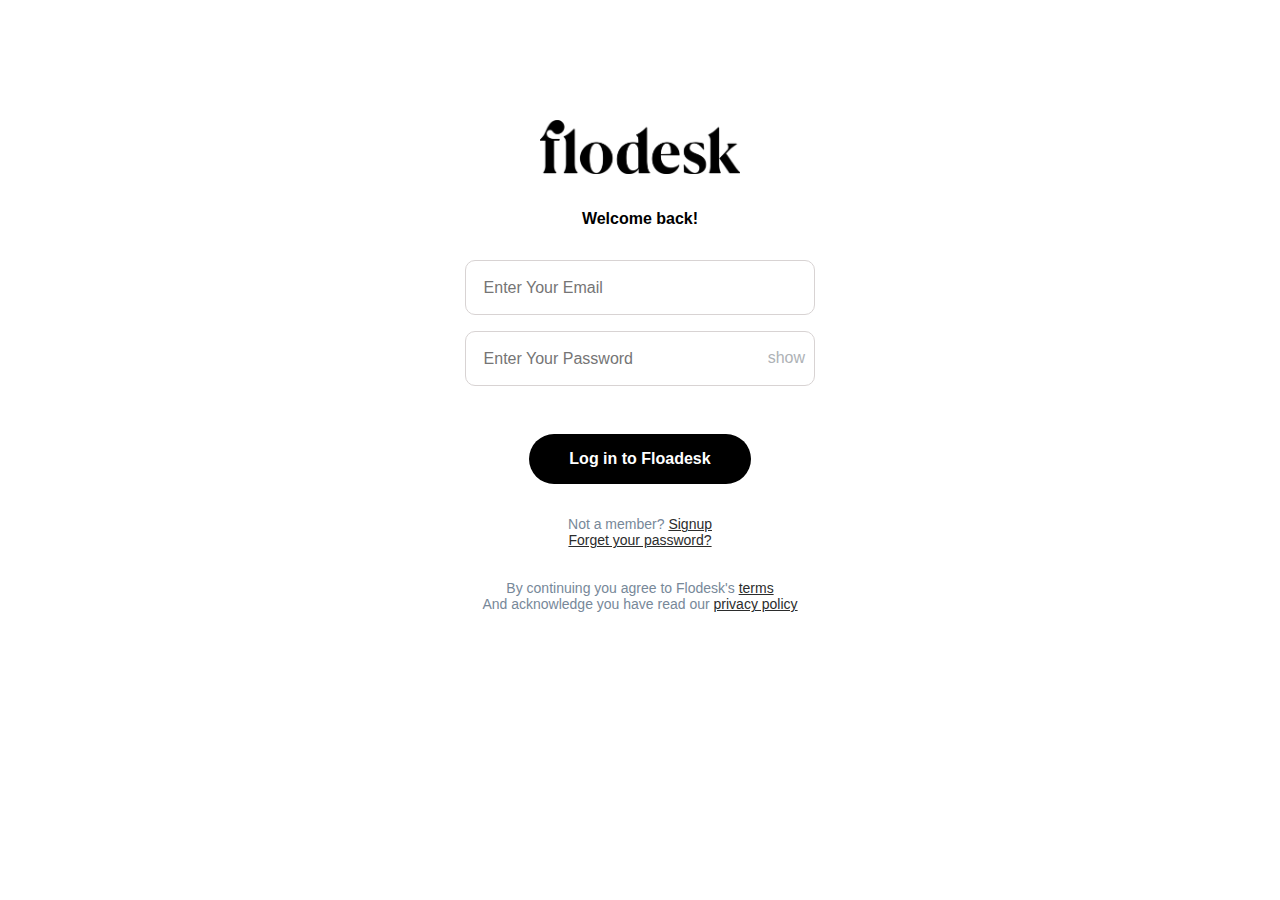
<file: Day One Assignments/Assignment Four/index.html>
<!DOCTYPE html>
<html lang="en">
<head>
    <meta charset="UTF-8">
    <meta name="viewport" content="width=device-width, initial-scale=1.0">
    <title>Code Karo || Assignment Four</title>
    <link rel="stylesheet" href="./style.css">
</head>
<body>
    <div class="main-container">
        <div class="image-container">
            <img src="./Small_Placement_Logo.png" alt="log-image" class="logo-image">
        </div>

        <h1 class="welcome-heading"> Welcome back!</h1>
        <div class="login-container">
            <input type="email" placeholder="Enter Your Email">
            <input type="text" placeholder="Enter Your Password"/>
            <p>show</p>
        </div>

        <div class="login-button">
            <button class="btn">Log in to Floadesk</button>
        </div>

        <div class="signup-container">
            <p>Not a member? <span><a href="#">Signup</a></span></p>
            <p><a href="#">Forget your password?</a></p>
        </div>
        
        <div class="footer-container">
            <p>By continuing you agree to Flodesk's <span><a href="#">terms</a></span></p>
            <p>And acknowledge you have read our <span><a href="#">privacy policy</a></span></p>
        </div>
       
    </div>
</body>
</html>
</file>
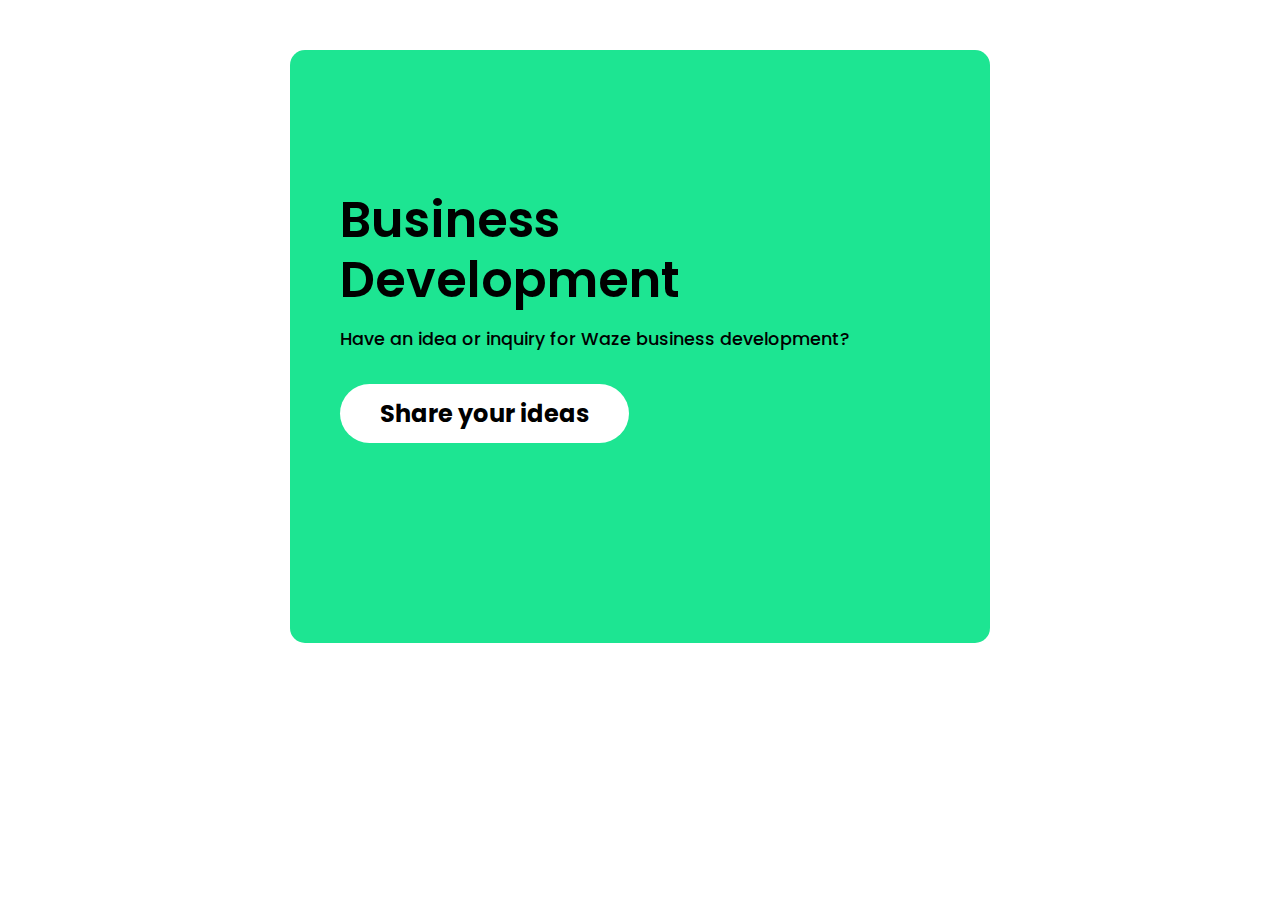
<file: Day One Assignments/Assignment One/index.html>
<!DOCTYPE html>
<html lang="en">
<head>
    <meta charset="UTF-8">
    <meta name="viewport" content="width=device-width, initial-scale=1.0">
    <title>Code Karo Assignment One</title>
    <link rel="stylesheet" href="style.css">
</head>
<body>
    <div class="main-container">
        <h1>Business <br> Development</h1>
        <p>Have an idea or inquiry for Waze business development?</p>
        <button class="btn">Share your ideas</button>
    </div>
</body>
</html>
</file>
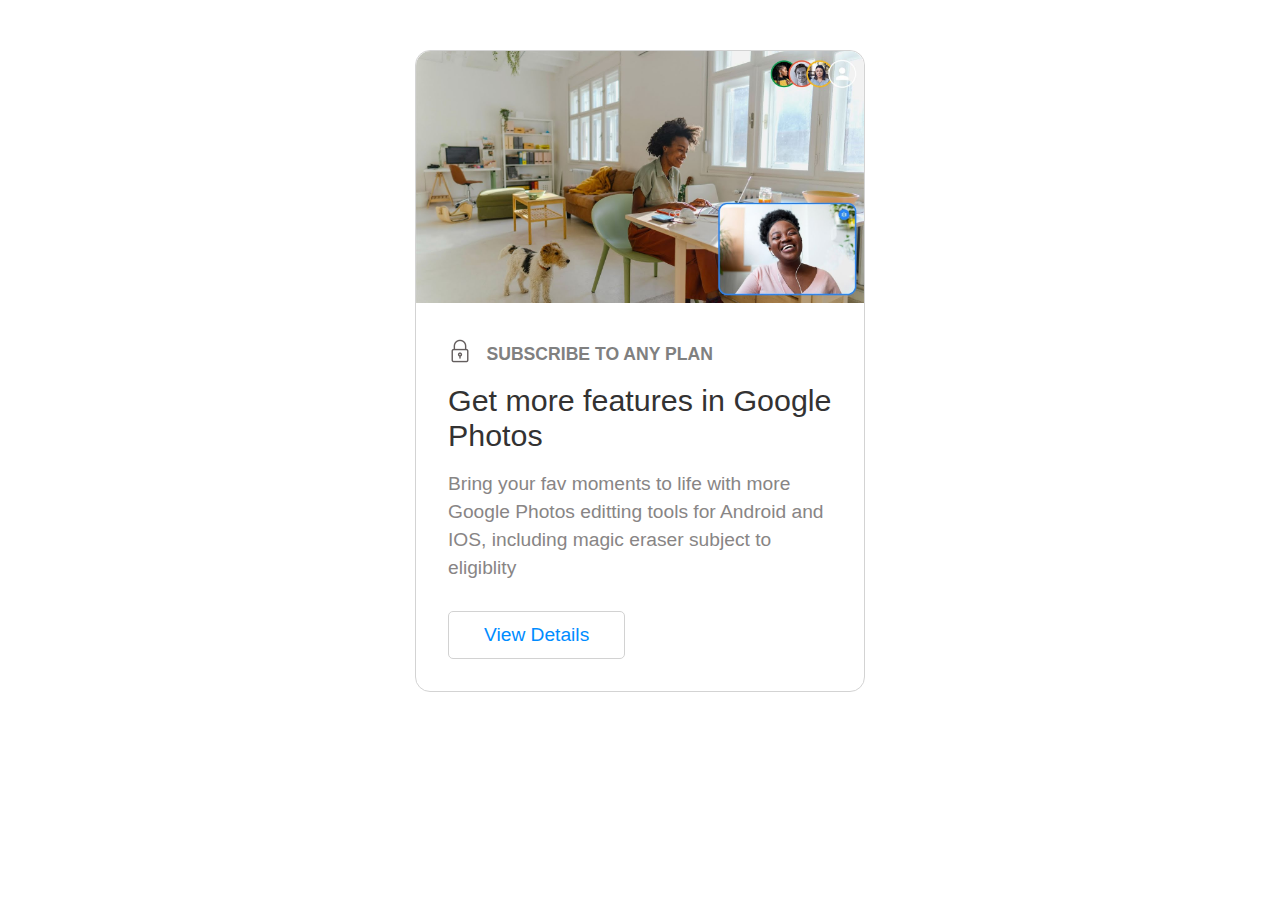
<file: Day One Assignments/Assignment Three/index.html>
<!DOCTYPE html>
<html lang="en">
<head>
    <meta charset="UTF-8">
    <meta name="viewport" content="width=device-width, initial-scale=1.0">
    <title>Code Karo ||</title>
    <link rel="stylesheet" href="index.css">
</head>
<body>
    <div class="main-container">
        <img src="./image.jpg" alt="">

        <div class="header-container">
            <img src="./padlock (2).png" alt="lock-image" class="lock-image">
            <span>SUBSCRIBE TO ANY PLAN</span>
            <h1 class="heading">Get more features in Google Photos</h1>
            <p>Bring your fav moments to life with more Google Photos editting tools for Android and IOS, including magic eraser subject to eligiblity</p>
            <button class="btn">View Details</button>
        </div>

    </div>
</body>
</html>
</file>
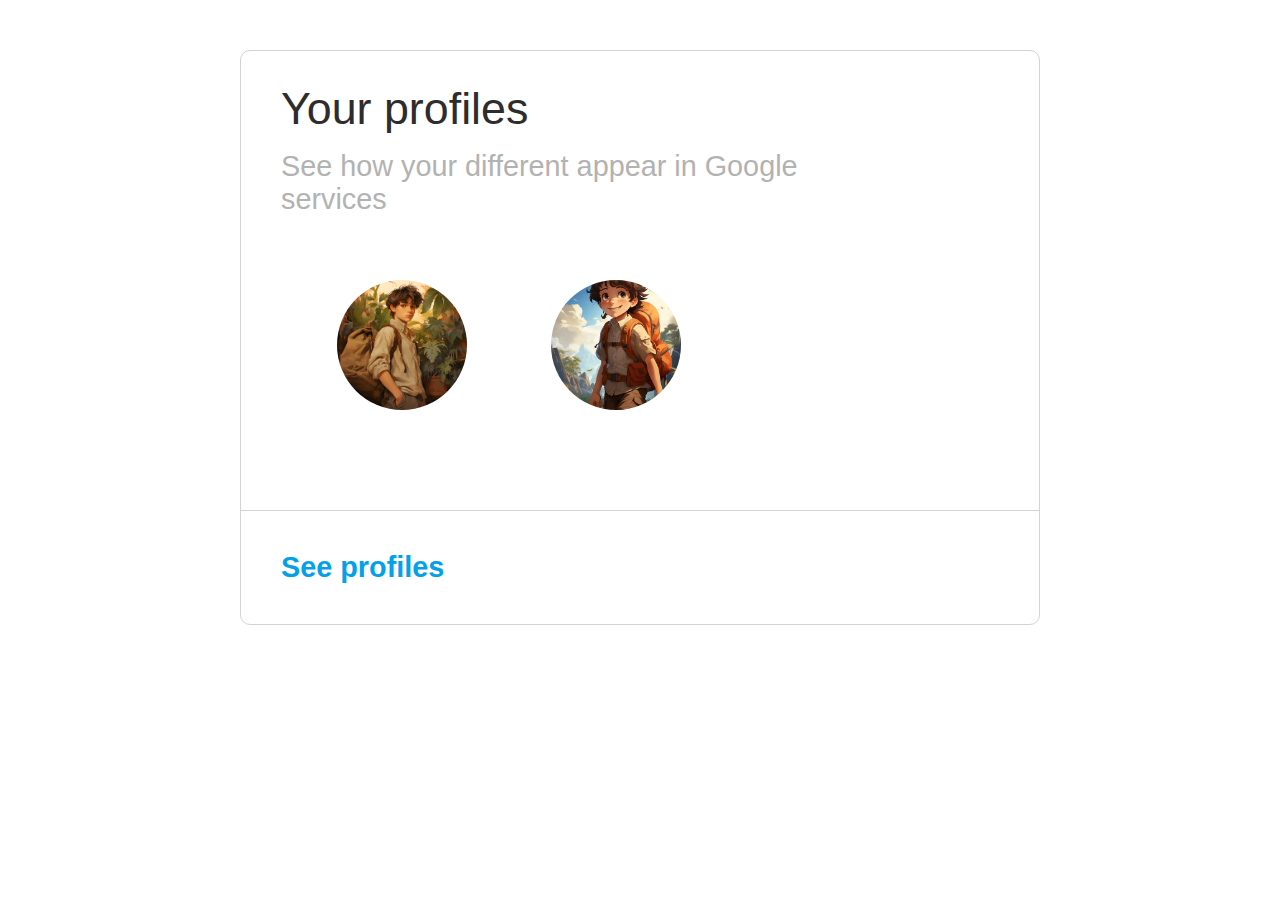
<file: Day One Assignments/Assignment Two/index.html>
<!DOCTYPE html>
<html lang="en">
<head>
    <meta charset="UTF-8">
    <meta name="viewport" content="width=device-width, initial-scale=1.0">
    <title>Code Karo || Assignment 2</title>
    <link rel="stylesheet" href="style.css">
</head>
<body>
    <div class="main-container">
        <h1>Your profiles</h1>
        <h2>See how your different appear in Google services</h2>
        <div class="image-container">
            <img src="./anime-character-traveling_23-2151278897.avif" alt="image-one" class="image-one">
            <img src="./cartoon-style-character-traveling_23-2151129706.avif" alt="image-two" class="image-two">
        </div>
        <div class="footer-heading">
            <p>See profiles</p>
        </div>
        
    </div>
</body>
</html>
</file>
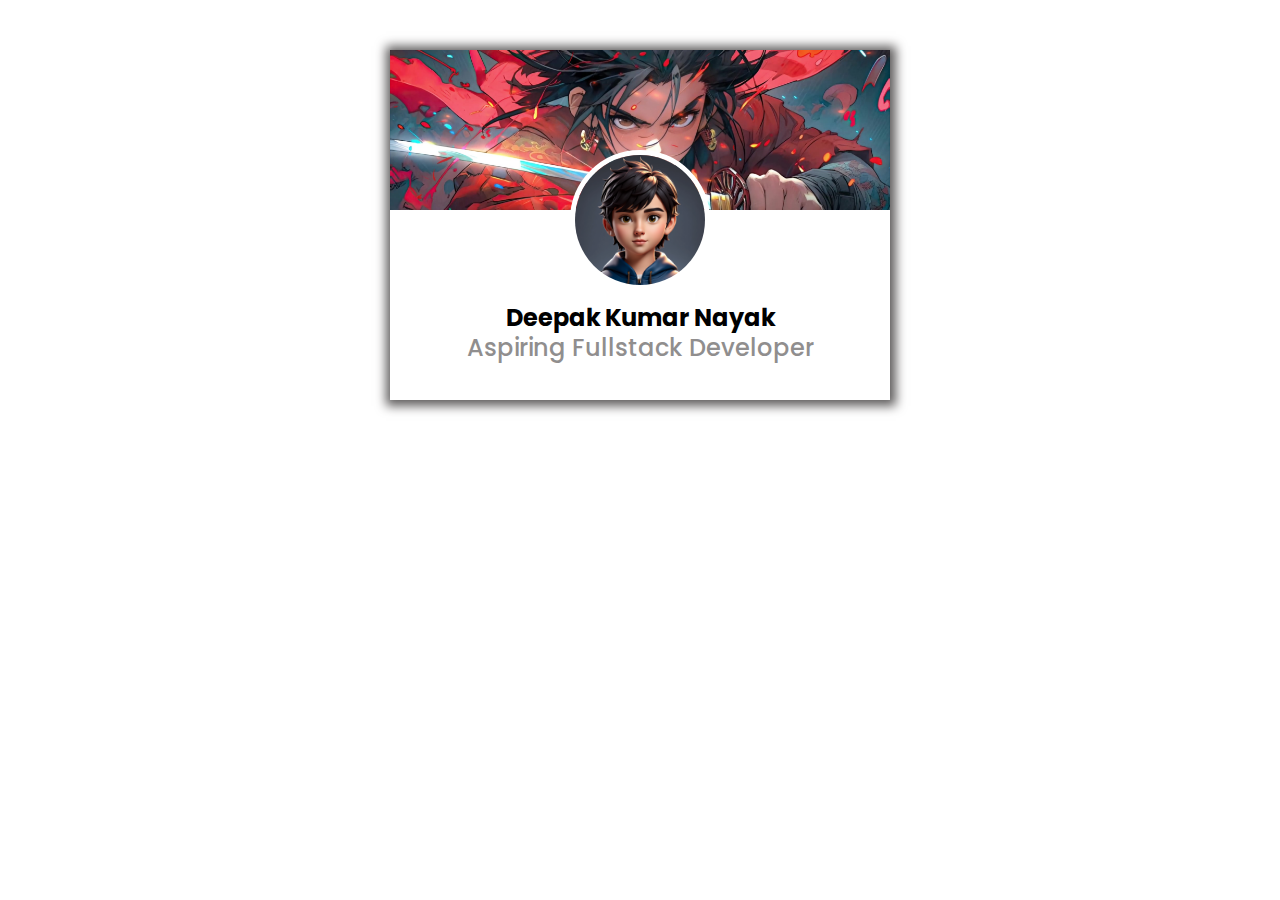
<file: Day Two Asignments/Assigment Four/index.html>
<!DOCTYPE html>
<html lang="en">
<head>
    <meta charset="UTF-8">
    <meta name="viewport" content="width=device-width, initial-scale=1.0">
    <title>Assigmnet- 4 || Code Karo</title>
    <link rel="stylesheet" href="./style.css">
</head>
<body>
    <div class="main">
        <div class="image-container">
            <img class="cover-page" src="./Cloudy_mountain_scenery_(Unsplash).jpg" alt="cover-page">
            <img class= "profile-image" src="./ai-generated-8635685_1280.webp" alt="profile-image">
            <h2 class="name">Deepak Kumar Nayak</h1>
            <h1 class="profession">Aspiring Fullstack Developer</h1>
        </div>
        
    </div>
</body>
</html>
</file>
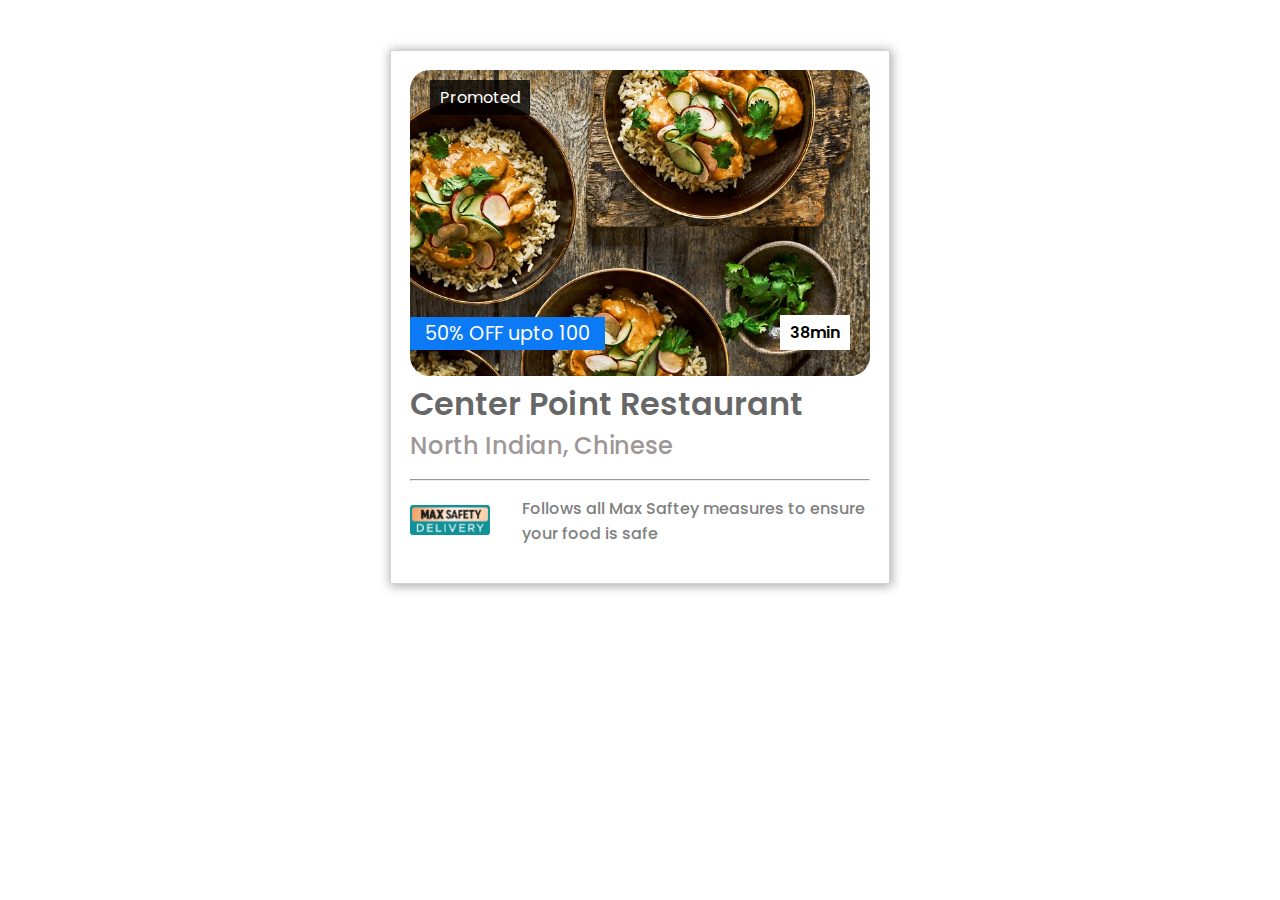
<file: Day Two Asignments/Assignment One/index.html>
<!DOCTYPE html>
<html lang="en">
<head>
    <meta charset="UTF-8">
    <meta name="viewport" content="width=device-width, initial-scale=1.0">
    <title>Assignment One</title>
    <link rel="stylesheet" href="./style.css">
</head>
<body>
    <div class="main-container">
        <div class="image-container">
            <img src="./OLI-1119_Healthy-ChickenSatayWholeGrainRiceBowl_00430-e990a58.jpg" alt="">
            <p class="promp">Promoted</p>
            <p class="offer">50% OFF upto 100</p>
            <p class="time">38min</p>
        </div>
        <h1 class="resturant-name">Center Point Restaurant</h1>
        <h2 class="sub-heading">North Indian, Chinese</h2>
        <hr>

        <div class="max-safter-container">
                <img src="./e50eb01feab6bd50e50430f34b4645ac1613542991.avif" alt="max-saftey-image">
                <p>Follows all Max Saftey measures to ensure<br> your food is safe</p>
        </div>
    </div>
</body>
</html>
</file>
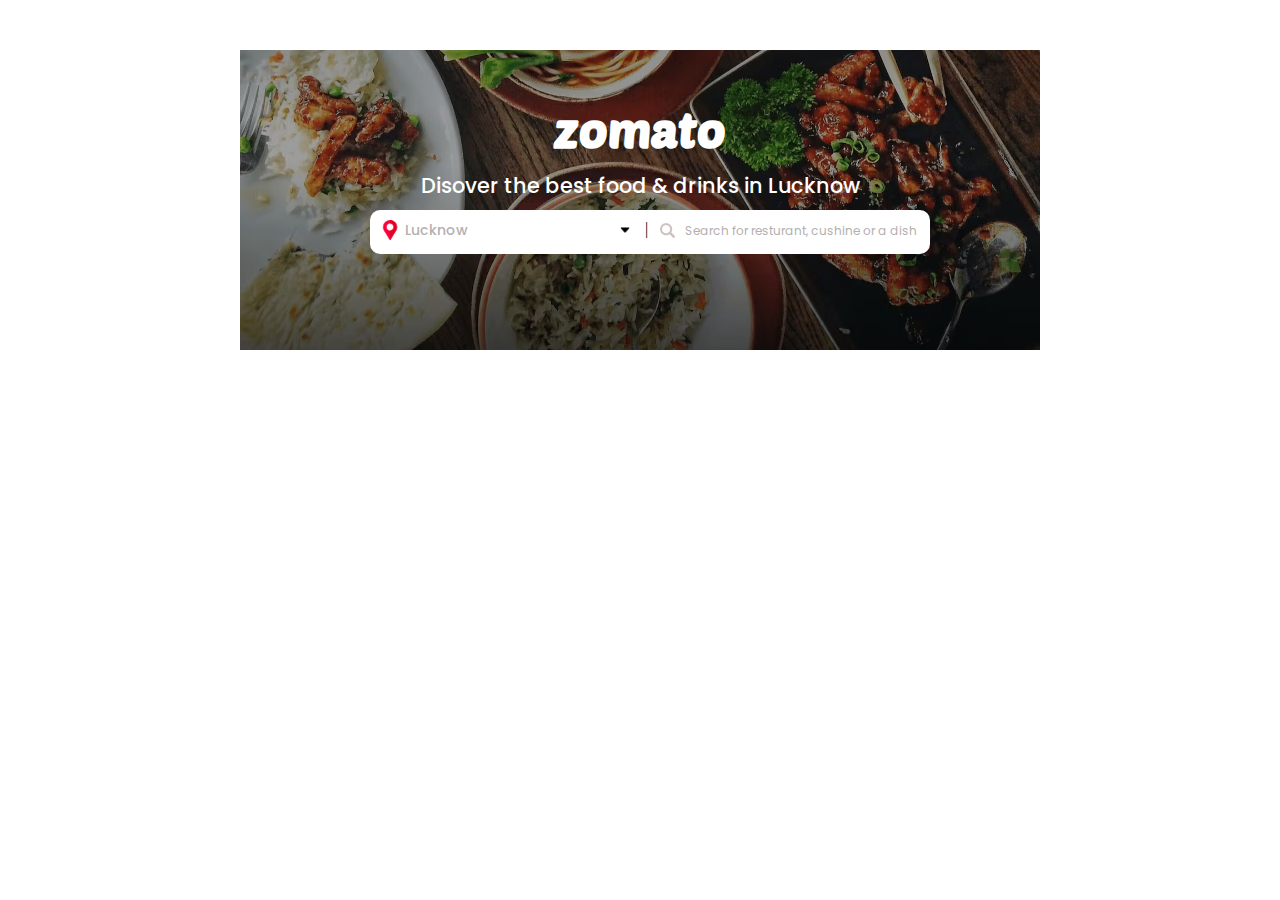
<file: Day Two Asignments/Assignment Three/index.html>
<!DOCTYPE html>
<html lang="en">
<head>
    <meta charset="UTF-8">
    <meta name="viewport" content="width=device-width, initial-scale=1.0">
    <link rel="stylesheet" href="./style.css">
    <title>Assignment - 3 || Code Karo</title>
</head>
<body>
    <div class="main-container">
        <div class="image-container">
            <img src="./81f3ff974d82520780078ba1cfbd453a1583259680.avif" alt="zomato-banner-image">
            <h1 class="res-heading">zomato</h1>
            <p class="sub-heading">Disover the best food & drinks in Lucknow</p>
            <div class="search-container">
                <span><img src="./placeholder.png" alt=""></span>
                <span class="location">Lucknow</span>
                <span><img class="down-arrow" src="./down.png" alt="down-arrow"></span>
                <span class="line">|</span>
                <span class="search-icon"><img src="./magnifying-glass.png" alt=""></span>
                <span class="search-cushine">
                    <input type="text" placeholder="Search for resturant, cushine or a dish">
                </span>
            </div>
        </div>
        
    </div>
</body>
</html>
</file>
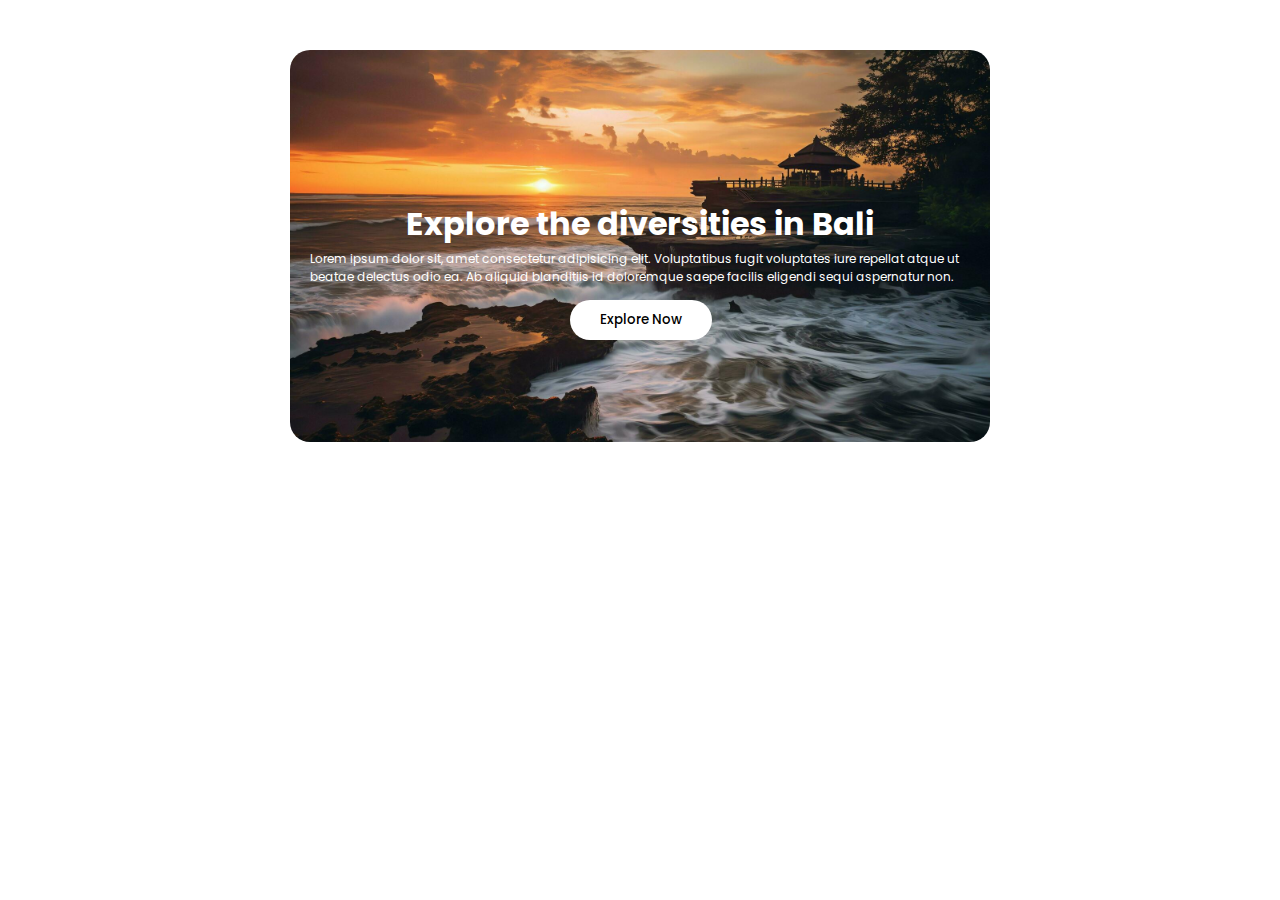
<file: Day Two Asignments/Assignment Two/index.html>
<!DOCTYPE html>
<html lang="en">
<head>
    <meta charset="UTF-8">
    <meta name="viewport" content="width=device-width, initial-scale=1.0">
    <link rel="stylesheet" href="./style.css">
    <title>Assignment -2 || Code Karo</title>
</head>
<body>
    <div class="main-container">
        <img src="./ancient-pura-ulun-danu-bratan-besakih-or-famous-hindu-temple-and-tourist-in-bali-island-at-sunrise-concept-by-ai-generated-free-photo.jpg" alt="bali-image">
        <h1 class="heading">Explore the diversities in Bali </h1>
        <p class="bali-desc">Lorem ipsum dolor sit, amet consectetur adipisicing elit. Voluptatibus fugit voluptates iure repellat atque ut beatae delectus odio ea. Ab aliquid blanditiis id doloremque saepe facilis eligendi sequi aspernatur non.</p>
        <button class="btn">Explore Now</button>
    </div>
</body>
</html>
</file>
<file: Day One Assignments/Assignment Four/style.css>
*{
    margin:0;
    padding:0;
    box-sizing: border-box;
}

.main-container{
    max-width: 450px;
    margin: 120px auto;
}
.main-container img{
    width: 200px;
    height: auto;
}
.main-container .image-container{
    width: 100%;
    text-align: center;
}
.main-container .welcome-heading{
    text-align: center;
    font-family: "Google Sans Display", Arial, Helvetica, sans-serif;
    padding: 2rem 0rem 2rem 0px;
    font-size: 1rem;
}
.login-container{
    width: 350px;
    margin-bottom: 2rem;
    margin: 0 auto 2rem auto;
    position: relative;
}
.login-container input{
 border: 1px solid rgb(216, 211, 211);
 padding: 1.1rem;
 font-family: "Google Sans Display", Arial, Helvetica, sans-serif;
 border-radius: 10px;
 margin-bottom: 1rem;
 width:100%;
 font-size: 1rem;
 
}

.login-container p{
    font-size: 1rem;
    color:rgb(174, 178, 182);
    font-family: "Google Sans Display", Arial, Helvetica, sans-serif;
    position: absolute;
    right:10px;
    bottom: 35px
}
.btn{
  padding: 1rem 40px;
  border-radius: 30px;
  background-color: black;
  color:white;
  font-size: 1rem;
  border: none;
  font-weight: 600;
  cursor: pointer;
}
.login-button{
    text-align: center;
    
}
.signup-container{
    text-align: center;
    padding: 2rem 0px;
    font-family: "Google Sans Display", Arial, Helvetica, sans-serif;
    color: lightslategrey;
    font-weight: 500;
    font-size: 14px;
}
.signup-container a, 
.footer-container a{
    color:rgb(43, 44, 44);
    
}
.footer-container{
    text-align: center;
    width: 100%;
}
.footer-container p {
    font-size: 14px;
    font-family: "Google Sans Display", Arial, Helvetica, sans-serif;
    color: lightslategrey;
}
</file>
<file: Day One Assignments/Assignment One/style.css>
@import url('https://fonts.googleapis.com/css2?family=Poppins:ital,wght@0,100;0,200;0,300;0,400;0,500;0,600;0,700;0,800;0,900;1,100;1,200;1,300;1,400;1,500;1,600;1,700;1,800;1,900&display=swap');
*{
    margin:0;
    padding:0;
    box-sizing: border-box;
    
    
}
.main-container{
    width: 700px;
    border: 1px solid red;
    margin: 50px auto;
    background-color: #1DE592;
    padding: 140px 50px 200px 50px;
    font-family: 'Segoe UI';
    border:none;
    border-radius: 15px;
}
.main-container h1{
    font-size: 3.1rem;
    font-weight: 550;
    font-family: Poppins;
    line-height: 60px;
    margin-bottom: 1rem;
}
.main-container p {
    font-weight: 500;
    margin-bottom: 2rem;
    font-family: Poppins;
    font-size: 1.1rem;
}
.btn{
    padding: 12px 40px;
    font-size: 1.5rem;
    background-color: rgb(255, 255, 255);
    color:rgb(0, 0, 0);
    font-weight: 700;
    border: none;
    border-radius: 30px;
    font-family:'Segoe UI';
    font-family: Poppins;
    cursor: pointer;
    
}
</file>
<file: Day One Assignments/Assignment Three/index.css>
*{
    padding:0;
    margin: 0;
    box-sizing: border-box;
}

.main-container{
    max-width:450px;
    margin: 50px auto;
    border: 1px solid lightgray;
    border-radius: 15px;
}
.main-container img{
    width:100%;
    border-radius: 15px 15px 0px 0px ;
}
.header-container{
    padding: 1rem;
    padding: 2rem;
    font-family: "Google Sans Display", Arial, Helvetica, sans-serif
}
.header-container .lock-image{
    width: 24px;
    border-radius: 0px;
    margin-right: 10px;
    margin-bottom: -3px;
}

.header-container span{
    font-size: 1.1rem;
    font-weight: 600;
    color: grey
}
.heading{
    padding: 1.1rem 0rem;
    color: rgb(51, 50, 50);
    font-weight: 500;
    font-size: 1.9rem;
}
.header-container p {
    color:rgb(136, 133, 133);
    font-size: 1.2rem;
    line-height: 28px;
    margin-bottom: 1.8rem;
}
.btn{
    padding: 12px 35px;
    font-size: 1.2rem;
    border: 1px solid rgb(210, 210, 210);
    border-radius: 5px;
    color: rgb(0, 140, 255);
    background-color: transparent;
    cursor: pointer;
}
</file>
<file: Day One Assignments/Assignment Two/style.css>
@import url('https://fonts.googleapis.com/css2?family=Poppins:ital,wght@0,100;0,200;0,300;0,400;0,500;0,600;0,700;0,800;0,900;1,100;1,200;1,300;1,400;1,500;1,600;1,700;1,800;1,900&display=swap');
*{
    margin:0;
    padding:0;
    box-sizing: border-box;
}
.main-container{
    border: 1px solid lightgray;
    width: 800px;
    margin: 50px auto;
    border-radius: 10px;
}
.main-container h1{
    padding: 2rem 0rem 0rem 2.5rem;
    font-family: "Google Sans Display", Arial, Helvetica, sans-serif
}
.main-container h1{
    font-size: 2.8rem;
    font-weight: 500;
    font-weight: 400;
    color: rgb(46, 44, 44);
    margin-bottom: 1rem;
}
.main-container h2{
    font-size: 1.8rem;
    color:#b2b2b2;
    font-weight: 500;
    padding: 0rem 0rem 0rem 2.5rem;
    width: 650px;
    font-family: "Google Sans Display", Arial, Helvetica, sans-serif
}
.image-container{
    padding:  4rem 0rem 6rem 6rem;
}
.image-container img{
    width: 130px;
    height: 130px;
    border-radius: 50%;
    object-fit: cover;
    object-position: center;
   
}
.image-container .image-one{
    margin-right: 5rem;
    
}
.footer-heading {
    border-top:  1px solid lightgrey;
    padding: 2.5rem
}
.footer-heading p{
    font-size: 1.8rem;
    font-family: "Google Sans Display", Arial, Helvetica, sans-serif;
    font-weight: 600;
    color:rgb(4, 161, 233);
    cursor: pointer;
}
</file>
<file: Day Two Asignments/Assigment Four/style.css>
@import url('https://fonts.googleapis.com/css2?family=Poppins:ital,wght@0,100;0,200;0,300;0,400;0,500;0,600;0,700;0,800;0,900;1,100;1,200;1,300;1,400;1,500;1,600;1,700;1,800;1,900&display=swap');
*{
    margin:0;
    padding: 0;
    box-sizing: border-box;
}

.main{
    max-width: 500px;
    margin: 50px auto;
    box-shadow: 1px 1px 10px 5px rgb(96, 94, 94);
    height: 350px
}
.image-container{
    position: relative
}
.image-container .cover-page{
    width: 100%;
    object-fit: cover;
    object-position: center;
    height: 160px;
}

.profile-image{
    position: absolute;
    width: 140px;
    height:140px;
    object-fit: cover;
    object-position: center;
    border-radius: 50%;
    border: 5px solid white;
    left: 180px;
    top: 100px;
}

.name{
    position: absolute;
    width: 100%;
    text-align: center;
    top: 250px;
    font-family: "Poppins";

}
.profession{
    position: absolute;
    width: 100%;
    text-align: center;
    font-family: "Poppins";
    font-size: 1.5rem;
    top: 280px;
    font-weight: 500;
    color:rgb(144, 142, 142)
}
</file>
<file: Day Two Asignments/Assignment One/style.css>
@import url('https://fonts.googleapis.com/css2?family=Poppins:ital,wght@0,100;0,200;0,300;0,400;0,500;0,600;0,700;0,800;0,900;1,100;1,200;1,300;1,400;1,500;1,600;1,700;1,800;1,900&display=swap');
*{
    margin:0;
    padding:0;
    box-sizing: border-box;
}

.main-container{
    max-width: 500px;
    margin: 50px auto;
    border: 1px solid lightgrey;
    box-shadow: 1px 1px 10px 1px rgb(169, 169, 169);
    padding: 1.2rem;
}

.image-container img{
    width:100%;
    object-fit: cover;
    object-position: center;
    border-radius: 20px;
}

.image-container{
    position: relative;
}
.promp{
    position: absolute;
    top:10px;
    left:20px;
    background-color: rgba(0, 0, 0, 0.781);
    color:white;
    padding: 5px 10px;
    font-family: Poppins
}

.offer{
    background-color: rgb(12, 121, 245);
    position: absolute;
    bottom:30px;
    left:0px; 
    color: white;
    font-family: "Google Sans Display", Arial, Helvetica, sans-serif;
    font-size: 1.2rem;
    padding: 2px 15px;
    font-family: Poppins;
}
.time{
    position: absolute;
    right: 20px;
    bottom: 30px;
    background-color: white;
    font-family: "Google Sans Display", Arial, Helvetica, sans-serif;
    font-weight: 600;
    padding: 5px 10px;
    font-family: Poppins;

}
.resturant-name{
    font-family: Poppins;
    font-weight: 550;
    color: rgba(0, 0, 0, 0.61);
}

.sub-heading{
    font-family: Poppins;
    color: rgb(158, 151, 151);
    font-weight: 500;
    margin-bottom: 1rem;
}
.max-safter-container{
    padding: 1.5rem 0rem;
    position: relative;
}
.max-safter-container img{
    width: 80px;
    margin-right: 30px;
}
 .max-safter-container p{
    font-size: 1rem;
    font-family: Poppins;
    font-weight: 500;
    color: grey;
    width: max-content;
    position: absolute;
    top:15px;
    right:5px
 }
</file>
<file: Day Two Asignments/Assignment Three/style.css>
@import url('https://fonts.googleapis.com/css2?family=Poetsen+One&family=Roboto:ital,wght@0,100;0,300;0,400;0,500;0,700;0,900;1,100;1,300;1,400;1,500;1,700;1,900&display=swap');
@import url('https://fonts.googleapis.com/css2?family=Poppins:ital,wght@0,100;0,200;0,300;0,400;0,500;0,600;0,700;0,800;0,900;1,100;1,200;1,300;1,400;1,500;1,600;1,700;1,800;1,900&display=swap');
*{
    margin:0;
    padding:0;
    box-sizing: border-box;
}

.main-container{
    max-width: 800px;
    margin: 50px auto;
}
.image-container{
    position: relative;
}
.image-container img{
    width:100%;
    height: 300px;
    object-fit: cover;
    object-position: center;
}
.res-heading{
    font-family: "Poetsen One", sans-serif;
    font-size: 3rem;
    position: absolute;
    top:50px;
    color: white;
    width:100%;
    text-align: center;
}
.sub-heading{
    font-family: "Poppins", sans-serif;
    font-size: 1.3rem;
    font-weight: 500;
    position: absolute;
    top:120px;
    width:100%;
    text-align: center;
    color:white;

}
.search-container{
    position: absolute;
    top:160px;
    left: 130px;
    width:70%;
    background-color: white;
    padding: 10px;
    border-radius: 10px;

}
.search-container img{
    width: 20px;
    height:20px;
}
.location{
    font-family: "Poppins", sans-serif;
    position: absolute;
    top: 10px;
    left: 35px; 
    font-weight: 500;
    font-size: 14px;
}
.search-container .down-arrow{
    position: absolute;
    left: 250px;
    width: 10px;
    height: 10px;
    top: 15px;
}
.line{
    position: absolute;
    left: 275px
}
.search-icon img{
    position: absolute;
    left: 290px;
    width: 15px;
    height: 15px;
    top: 13px;
}
.search-cushine{
    position: absolute;
    left: 315px;
    font-family: "Poppins",sans-serif;
    font-size: 12px;
    top: 11.5px
}
.location, input::placeholder{
    color: rgb(180, 176, 176);
}
.search-cushine input{
    width: 235px;
    border: none;
    max-width: 100%;
    outline: none;
    font-family: "Poppins", sans-serif;
    font-size: 12px;
    
}
</file>
<file: Day Two Asignments/Assignment Two/style.css>
@import url('https://fonts.googleapis.com/css2?family=Poppins:ital,wght@0,100;0,200;0,300;0,400;0,500;0,600;0,700;0,800;0,900;1,100;1,200;1,300;1,400;1,500;1,600;1,700;1,800;1,900&display=swap');
*{
    margin: 0;
    padding: 0;
    box-sizing: border-box;
}

.main-container{
    max-width: 700px;
    margin: 50px auto;
    position: relative;
}

.main-container img{
    width: 100%;
    object-fit: cover;
    object-position: center;
    border-radius: 20px;
}
.heading{
    position: absolute;
    width: 100%;
    text-align: center;
    top: 150px;
    font-family: Poppins;
    color:white;
}
.bali-desc{
    position: absolute;
    padding: 20px;
    top: 180px;
    font-family: Poppins;
    font-size: 12px;
    color:white;
}
.btn{
    padding: 10px 30px;
    border: none;
    background-color: white;
    color:black;
    font-family: Poppins;
    font-weight: 500;
    border-radius: 50px;
    position: absolute;
    top: 63%;
    left: 40%;
}
</file>
